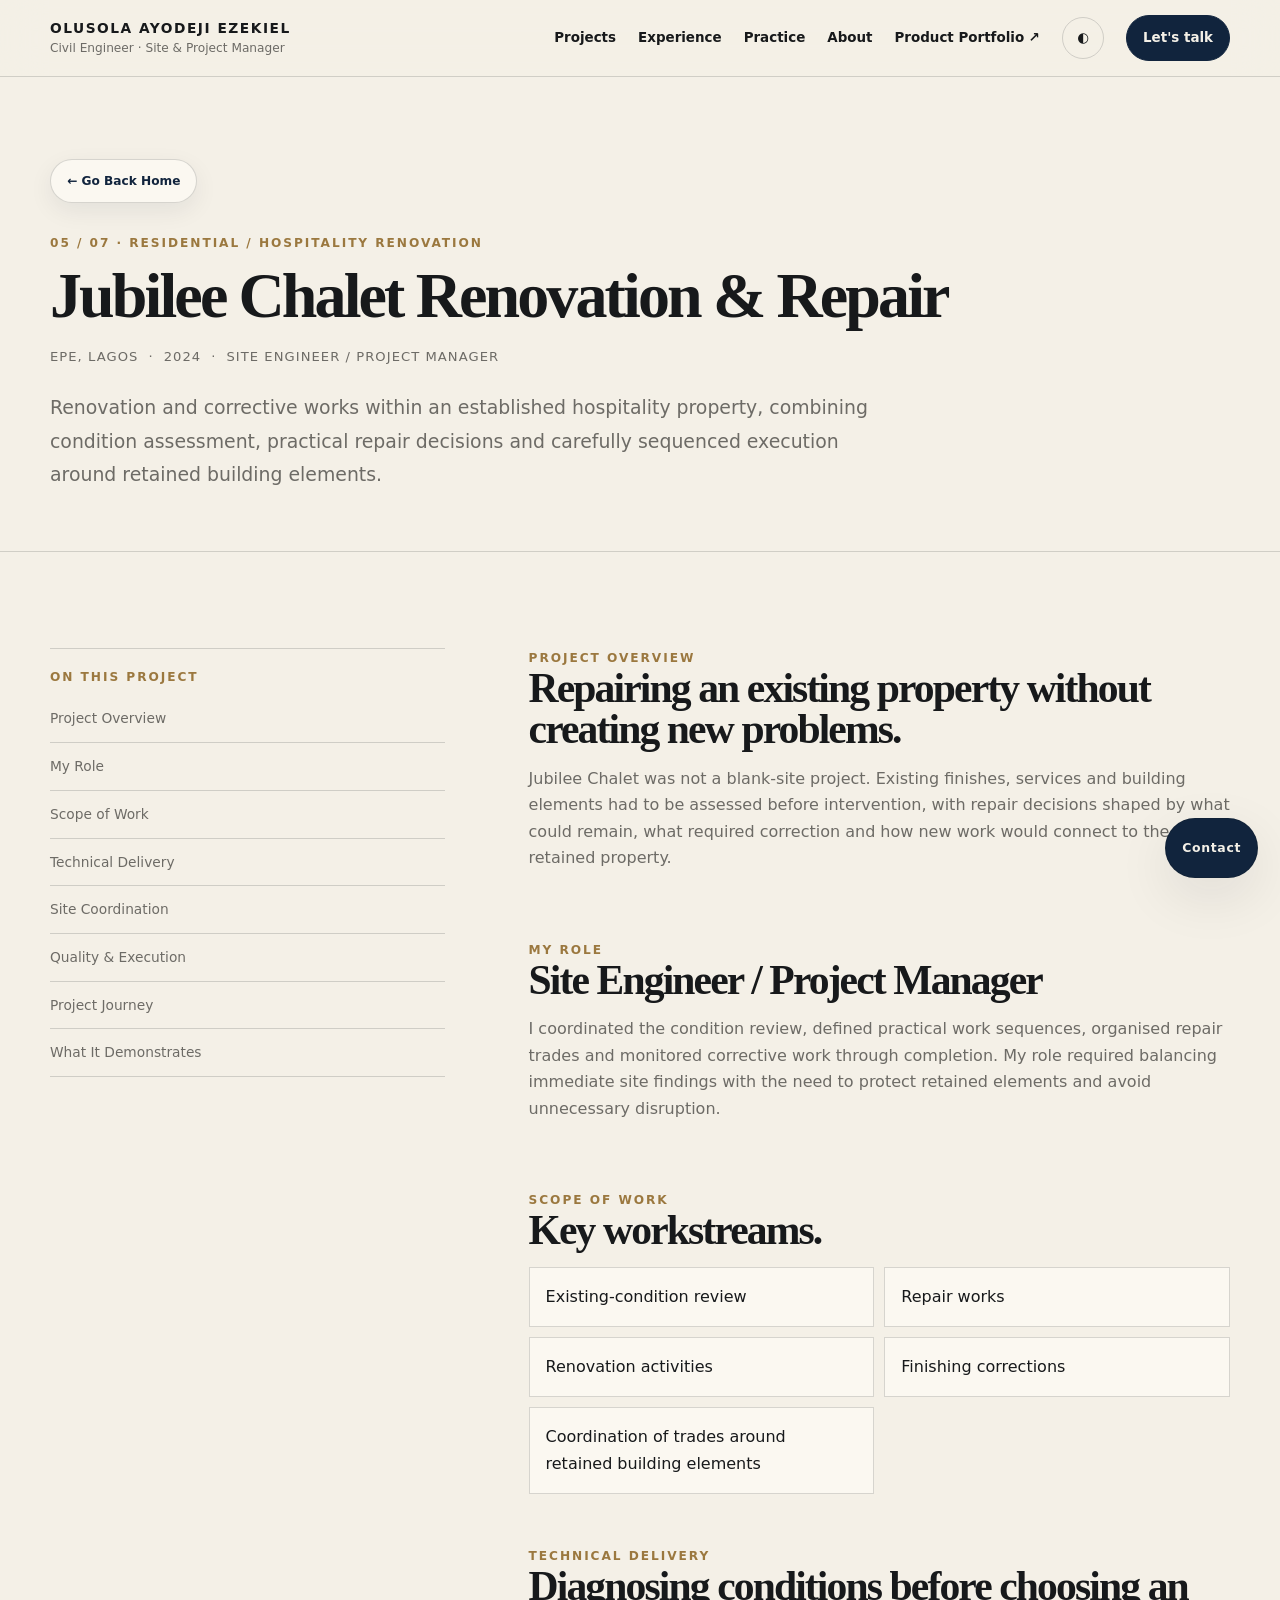
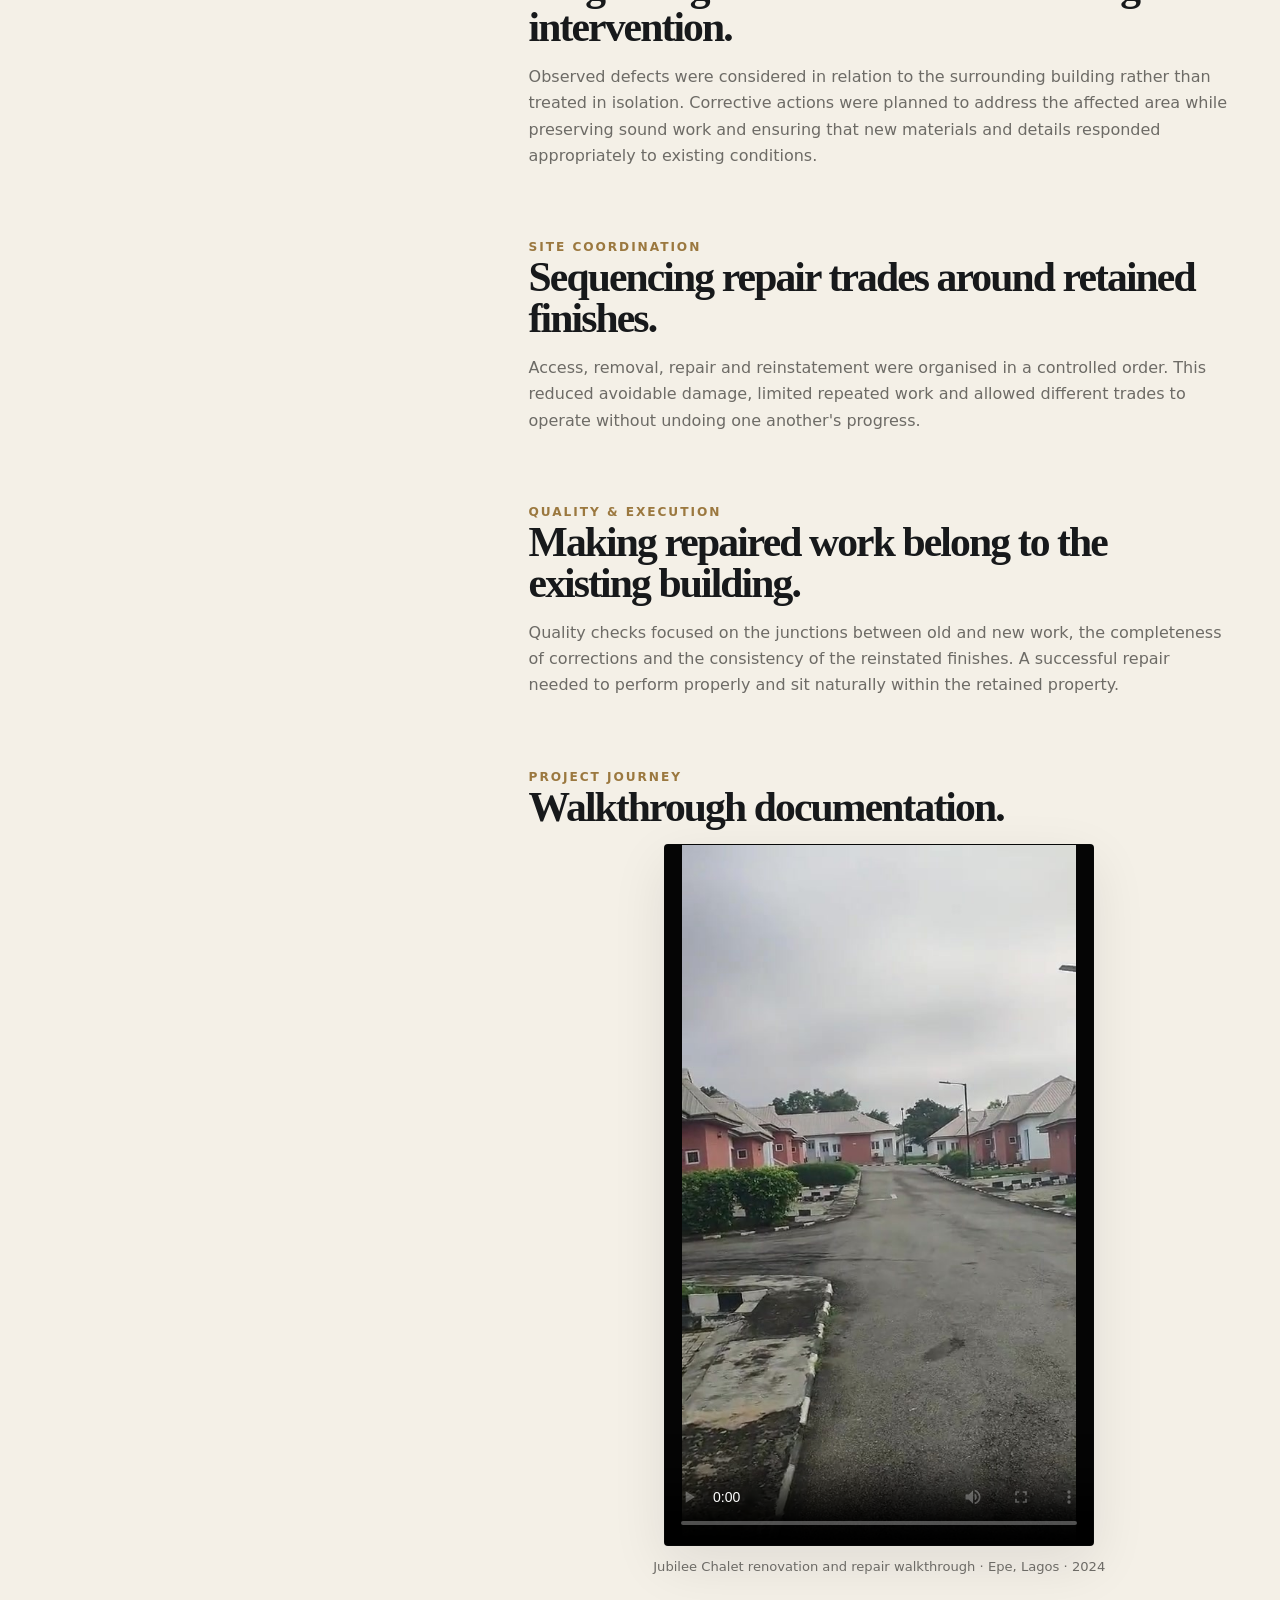
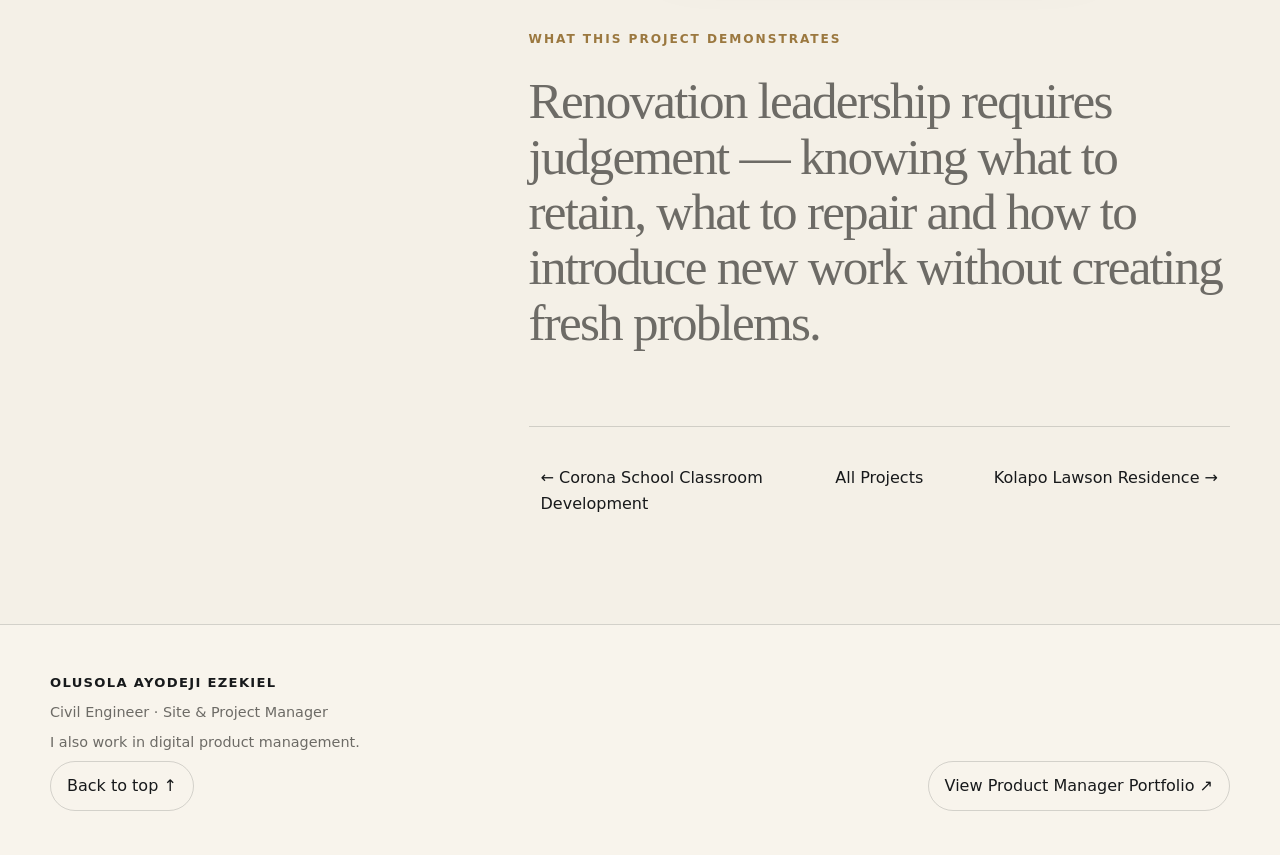
<file: projects/jubilee-chalet-renovation.html>
<!doctype html><html lang="en"><head>
<meta charset="utf-8"><meta name="viewport" content="width=device-width,initial-scale=1">
<title>Jubilee Chalet Renovation &amp; Repair | Olusola Ayodeji Ezekiel Construction Portfolio</title>
<meta name="description" content="Renovation and repair works within a hospitality and residential environment, requiring existing-condition assessment, coordination of corrective works and controlled execution within an established property.">
<link rel="icon" href="../assets/favicon.svg"><link rel="stylesheet" href="../assets/styles.css">
</head><body>

<header class="site-header">
  <div class="wrap nav">
    <a class="brand" href="../index.html#top"><strong>OLUSOLA AYODEJI EZEKIEL</strong><small>Civil Engineer · Site & Project Manager</small></a>
    <nav class="navlinks" aria-label="Primary">
      <a href="../index.html#projects">Projects</a>
      <a href="../index.html#experience">Experience</a>
      <a href="../index.html#practice">Practice</a>
      <a href="../index.html#about">About</a>
      <a class="nav-keep" href="https://ezekiel-ayodeji-portfolio.vercel.app" target="_blank" rel="noreferrer">Product Portfolio ↗</a>
      <button class="theme" data-theme-toggle aria-label="Switch theme">◐</button>
    </nav>
  </div>
</header>
<main>
<section class="project-hero"><div class="wrap">
  <div class="eyebrow">05 / 07 · Residential / Hospitality Renovation</div>
  <h1>Jubilee Chalet Renovation &amp; Repair</h1>
  <div class="meta-line"><span>Epe, Lagos</span><span>·</span><span>2024</span><span>·</span><span>Site Engineer / Project Manager</span></div>
  <p class="summary">Renovation and corrective works within an established hospitality property, combining condition assessment, practical repair decisions and carefully sequenced execution around retained building elements.</p>
</div></section>

<section class="section"><div class="wrap case-grid">
  <aside class="case-nav">
    <div class="eyebrow">On this project</div>
    <a href="#overview">Project Overview</a><a href="#role">My Role</a><a href="#scope">Scope of Work</a><a href="#technical">Technical Delivery</a><a href="#coordination">Site Coordination</a><a href="#quality">Quality & Execution</a><a href="#journey">Project Journey</a><a href="#takeaway">What It Demonstrates</a>
  </aside>
  <div class="case-content">
    <section id="overview"><div class="eyebrow">Project Overview</div><h2>Repairing an existing property without creating new problems.</h2><p>Jubilee Chalet was not a blank-site project. Existing finishes, services and building elements had to be assessed before intervention, with repair decisions shaped by what could remain, what required correction and how new work would connect to the retained property.</p></section>
    <section id="role"><div class="eyebrow">My Role</div><h2>Site Engineer / Project Manager</h2><p>I coordinated the condition review, defined practical work sequences, organised repair trades and monitored corrective work through completion. My role required balancing immediate site findings with the need to protect retained elements and avoid unnecessary disruption.</p></section>
    <section id="scope"><div class="eyebrow">Scope of Work</div><h2>Key workstreams.</h2><div class="scope-list"><div>Existing-condition review</div><div>Repair works</div><div>Renovation activities</div><div>Finishing corrections</div><div>Coordination of trades around retained building elements</div></div></section>
    <section id="technical"><div class="eyebrow">Technical Delivery</div><h2>Diagnosing conditions before choosing an intervention.</h2><p>Observed defects were considered in relation to the surrounding building rather than treated in isolation. Corrective actions were planned to address the affected area while preserving sound work and ensuring that new materials and details responded appropriately to existing conditions.</p></section>
    <section id="coordination"><div class="eyebrow">Site Coordination</div><h2>Sequencing repair trades around retained finishes.</h2><p>Access, removal, repair and reinstatement were organised in a controlled order. This reduced avoidable damage, limited repeated work and allowed different trades to operate without undoing one another's progress.</p></section>
    <section id="quality"><div class="eyebrow">Quality & Execution</div><h2>Making repaired work belong to the existing building.</h2><p>Quality checks focused on the junctions between old and new work, the completeness of corrections and the consistency of the reinstated finishes. A successful repair needed to perform properly and sit naturally within the retained property.</p></section>
    <section id="journey">
  <div class="eyebrow">Project Journey</div>
  <h2>Walkthrough documentation.</h2>

  <div class="gallery">
    <figure class="project-video">
      <video controls preload="metadata" playsinline poster="../assets/jubilee-chalet-poster.jpg" width="720" height="1280" aria-label="Jubilee Chalet renovation walkthrough">
        <source src="../assets/jubilee-chalet-small-web.mp4" type="video/mp4">
        Your browser does not support embedded video.
      </video>
      <figcaption>Jubilee Chalet renovation and repair walkthrough · Epe, Lagos · 2024</figcaption>
    </figure>
  </div>
</section>
    <section id="takeaway"><div class="eyebrow">What This Project Demonstrates</div><p class="statement">Renovation leadership requires judgement — knowing what to retain, what to repair and how to introduce new work without creating fresh problems.</p></section>
    <nav class="project-pagination" aria-label="Project navigation"><a href="corona-school-classroom-development.html">← Corona School Classroom Development</a><a href="../index.html#projects">All Projects</a><a href="kolapo-lawson-residence.html">Kolapo Lawson Residence →</a></nav>
  </div>
</div></section>
</main>

<footer class="footer">
  <div class="wrap footer-grid">
    <div>
      <strong>OLUSOLA AYODEJI EZEKIEL</strong>
      <p>Civil Engineer · Site & Project Manager</p>
      <p>I also work in digital product management.</p>
    </div>
    <a class="pill" href="https://ezekiel-ayodeji-portfolio.vercel.app" target="_blank" rel="noreferrer">View Product Manager Portfolio ↗</a>
  </div>
</footer>
<div class="modal" role="dialog" aria-modal="true" aria-label="Project image"><button aria-label="Close image">×</button><img alt=""></div>
<script src="../assets/site.js"></script></body></html>
</file>
<file: assets/styles.css>
:root{
  --bg:#f4f0e7;--surface:#fbf8f1;--ink:#17191b;--muted:#6d6b66;--navy:#11243d;
  --gold:#9b783f;--line:rgba(23,25,27,.16);--card:#eee8dc;--shadow:0 18px 55px rgba(20,25,30,.09);
}
html[data-theme="dark"]{--bg:#0c1624;--surface:#111e2e;--ink:#eef1f4;--muted:#aab2bd;--navy:#f5f1e8;--gold:#c59a57;--line:rgba(255,255,255,.14);--card:#132236;--shadow:0 18px 55px rgba(0,0,0,.28)}
*{box-sizing:border-box}html{scroll-behavior:smooth}body{margin:0;background:var(--bg);color:var(--ink);font-family:Inter,ui-sans-serif,system-ui,-apple-system,BlinkMacSystemFont,"Segoe UI",sans-serif;line-height:1.65}
a{color:inherit;text-decoration:none}button{font:inherit}.wrap{width:min(1180px,calc(100% - 40px));margin:auto}.eyebrow{font-size:.76rem;letter-spacing:.16em;text-transform:uppercase;font-weight:800;color:var(--gold)}
.site-header{position:sticky;top:0;z-index:50;background:color-mix(in srgb,var(--bg) 92%, transparent);backdrop-filter:blur(20px);border-bottom:1px solid var(--line)}
.nav{min-height:76px;display:flex;align-items:center;gap:28px}.brand{display:flex;flex-direction:column;margin-right:auto;line-height:1.2}.brand strong{font-size:.86rem;letter-spacing:.11em}.brand small{margin-top:4px;color:var(--muted);font-size:.76rem}
.navlinks{display:flex;gap:22px;align-items:center;font-size:.84rem;font-weight:600}.navlinks a{transition:.2s}.navlinks a:hover{color:var(--gold)}.pill{display:inline-flex;align-items:center;gap:8px;border:1px solid var(--line);padding:11px 16px;border-radius:999px}.primary{background:var(--navy);color:var(--bg);border-color:var(--navy)}html[data-theme="dark"] .primary{color:#0c1624;background:#f3eee3}
.theme{width:42px;height:42px;border-radius:50%;border:1px solid var(--line);background:transparent;color:var(--ink);cursor:pointer}
.mobile-menu-toggle,.mobile-menu-panel{display:none}
.hero{padding:48px 0 54px}.hero-grid{display:grid;grid-template-columns:1.45fr .55fr;gap:72px;align-items:end}.hero h1{font-family:Georgia,"Times New Roman",serif;font-size:clamp(3.4rem,6.6vw,7rem);line-height:.94;letter-spacing:-.05em;margin:20px 0 28px;max-width:940px}.hero h1 em{font-weight:400;color:var(--gold)}.hero-intro{max-width:760px;font-size:1.08rem;line-height:1.75;color:var(--muted)}.hero-actions{display:flex;gap:12px;flex-wrap:wrap;margin-top:34px}
.hero-aside{border-top:1px solid var(--line);padding-top:18px}.hero-aside strong{display:block;font-size:1.8rem;font-family:Georgia,serif}.hero-aside p{margin:2px 0 20px;color:var(--muted)}
.hero-cover{position:relative;margin:52px 0 0;overflow:hidden;background:var(--card);box-shadow:var(--shadow)}.hero-cover img{display:block;width:100%;aspect-ratio:21/9;object-fit:cover;object-position:center 48%}.hero-cover::after{content:"";position:absolute;inset:42% 0 0;background:linear-gradient(to bottom,transparent,rgba(8,15,24,.8));pointer-events:none}.hero-cover figcaption{position:absolute;z-index:1;left:28px;right:28px;bottom:24px;display:flex;align-items:end;justify-content:space-between;gap:24px;color:#fff}.hero-cover figcaption span{font-size:.72rem;font-weight:800;letter-spacing:.14em;text-transform:uppercase}.hero-cover figcaption strong{font-family:Georgia,"Times New Roman",serif;font-size:1.35rem;line-height:1.15}
.cred{display:grid;grid-template-columns:repeat(3,1fr);border-top:1px solid var(--line);border-bottom:1px solid var(--line);margin-top:72px}.cred div{padding:28px 28px 28px 0;border-right:1px solid var(--line)}.cred div+div{padding-left:28px}.cred div:last-child{border-right:0}.cred b{display:block;font-family:Georgia,serif;font-size:1.35rem;line-height:1.2;letter-spacing:-.02em}.cred span{display:block;margin-top:7px;color:var(--muted);font-size:.82rem;line-height:1.5}
.section{padding:96px 0}.section-head{display:grid;grid-template-columns:1fr 1fr;gap:60px;margin-bottom:42px}.section h2,.project-hero h1{font-family:Georgia,"Times New Roman",serif;font-size:clamp(2.6rem,5vw,5rem);line-height:.98;letter-spacing:-.045em;margin:10px 0}.section-head p{color:var(--muted);max-width:620px}
.profile-copy{display:grid;grid-template-columns:.9fr 1.1fr;gap:84px;align-items:start}.profile-copy .lead{font-family:Georgia,"Times New Roman",serif;font-size:1.55rem;line-height:1.45;letter-spacing:-.02em;color:var(--ink)}.profile-copy p{color:var(--muted);line-height:1.8}.principles{display:grid;grid-template-columns:repeat(2,1fr);gap:1px;background:var(--line);border:1px solid var(--line);margin-top:52px}.principle{background:var(--surface);padding:34px 30px;min-height:210px}.principle span{color:var(--gold);font-weight:800;font-size:.78rem;letter-spacing:.12em}.principle h3{margin:28px 0 10px;font-family:Georgia,"Times New Roman",serif;font-size:1.35rem;line-height:1.2}.principle p{margin:0;color:var(--muted);font-size:.94rem;line-height:1.7}
.project-list{display:grid;gap:1px;background:var(--line);border:1px solid var(--line);box-shadow:var(--shadow)}.project-card{display:grid;grid-template-columns:90px 1.25fr .95fr;gap:38px;padding:38px;background:var(--surface);align-items:center;transition:background .25s ease,transform .25s ease}.project-card:hover{background:var(--card)}.project-card .num{align-self:start;font-family:Georgia,"Times New Roman",serif;font-size:1.35rem;line-height:1;color:var(--gold);padding-top:4px}.project-card h3{font-family:Georgia,"Times New Roman",serif;font-size:2.15rem;line-height:1.08;letter-spacing:-.025em;margin:10px 0 12px}.meta{font-size:.72rem;text-transform:uppercase;letter-spacing:.1em;line-height:1.65;color:var(--muted)}.project-card p{margin:12px 0 0;color:var(--muted);line-height:1.7}.project-card p strong{color:var(--ink);font-size:.82rem;letter-spacing:.03em}.card-image{width:100%;aspect-ratio:16/10;object-fit:cover;border-radius:3px;background:var(--card);transition:transform .35s ease}.project-card:hover .card-image{transform:scale(1.015)}.placeholder{display:grid;place-items:center;min-height:210px;border:1px dashed var(--line);color:var(--muted);text-align:center;padding:25px}
.statement{font-family:Georgia,"Times New Roman",serif;font-size:clamp(2.1rem,4vw,4.2rem);line-height:1.08;letter-spacing:-.035em;max-width:980px;margin:0;padding:24px 0}.statement em{color:var(--gold);font-weight:400}
.progression{display:grid;grid-template-columns:repeat(3,1fr);gap:1px;background:var(--line);border:1px solid var(--line);box-shadow:var(--shadow)}.progression article{background:var(--surface);padding:36px 32px;min-height:260px}.progression span{color:var(--gold);font-weight:800;font-size:.78rem;letter-spacing:.12em}.progression h3{font-family:Georgia,"Times New Roman",serif;font-size:1.75rem;line-height:1.15;margin:28px 0 12px;letter-spacing:-.02em}.progression p{color:var(--muted);line-height:1.75;margin:0}
.practice{display:flex;flex-wrap:wrap;gap:10px}.practice span{border:1px solid var(--line);border-radius:999px;padding:11px 15px;background:var(--surface);font-size:.82rem;letter-spacing:.02em;color:var(--muted);transition:background .2s ease,color .2s ease,border-color .2s ease}.practice span:hover{background:var(--card);color:var(--ink);border-color:color-mix(in srgb,var(--gold) 45%,var(--line))}
.about-box{display:grid;grid-template-columns:.9fr 1.1fr;gap:78px;align-items:start;padding:42px;border:1px solid var(--line);background:var(--surface);box-shadow:var(--shadow)}.about-box p{color:var(--muted);line-height:1.75}.cta-band{background:var(--navy);color:var(--bg);padding:82px 0}html[data-theme="dark"] .cta-band{background:#f1ecdf;color:#101827}.cta-band h2{font-family:Georgia,"Times New Roman",serif;font-size:clamp(2.6rem,5vw,5rem);margin:0 0 18px;line-height:1;letter-spacing:-.035em}.cta-band p{max-width:700px;line-height:1.7}.cta-actions{display:flex;gap:12px;flex-wrap:wrap;margin-top:26px}.cta-band .pill{border-color:currentColor}
.footer{padding:44px 0;border-top:1px solid var(--line);background:color-mix(in srgb,var(--surface) 55%,transparent)}.footer-grid{display:grid;grid-template-columns:1fr auto;gap:34px;align-items:end}.footer strong{font-size:.82rem;letter-spacing:.1em}.footer p{color:var(--muted);margin:6px 0;font-size:.9rem}.footer .pill{align-self:end}
.project-hero{padding:82px 0 42px;border-bottom:1px solid var(--line)}.project-hero .eyebrow{margin-bottom:12px}.project-hero h1{max-width:980px}.project-hero .meta-line{display:flex;gap:10px;flex-wrap:wrap;color:var(--muted);font-size:.82rem;text-transform:uppercase;letter-spacing:.08em;margin-top:18px}.project-hero .summary{font-size:1.18rem;line-height:1.75;color:var(--muted);max-width:860px;margin-top:24px}
.project-home-link{width:auto;margin:0 0 30px;color:var(--navy);background:var(--surface);border-color:var(--line);font-size:.76rem;font-weight:800;box-shadow:0 8px 24px rgba(13,31,52,.07);transition:color .2s ease,background .2s ease,border-color .2s ease}
.project-home-link:hover{color:var(--bg);background:var(--navy);border-color:var(--navy)}
.project-home-link:focus-visible{outline:2px solid var(--gold);outline-offset:3px}
html[data-theme="dark"] .project-home-link{color:var(--ink);background:var(--surface);border-color:var(--line)}
html[data-theme="dark"] .project-home-link:hover{color:#0c1624;background:#f3eee3;border-color:#f3eee3}
.case-grid{display:grid;grid-template-columns:.72fr 1.28fr;gap:84px;align-items:start}.case-nav{position:sticky;top:108px;align-self:start;border-top:1px solid var(--line)}.case-nav .eyebrow{padding:18px 0 8px}.case-nav a{display:block;padding:12px 0;border-bottom:1px solid var(--line);color:var(--muted);font-size:.86rem;transition:color .2s ease,padding-left .2s ease}.case-nav a:hover{color:var(--gold);padding-left:4px}
.case-content section{padding:0 0 52px}.case-content h2{font-family:Georgia,serif;font-size:2.6rem;margin:0 0 16px}.case-content p{color:var(--muted)}.scope-list{display:grid;grid-template-columns:repeat(2,1fr);gap:10px}.scope-list div{padding:16px;border:1px solid var(--line);background:var(--surface)}
.gallery{display:grid;grid-template-columns:repeat(2,1fr);gap:14px}.gallery figure{margin:0}.gallery img{width:100%;aspect-ratio:4/3;object-fit:cover;cursor:zoom-in;background:var(--card)}.gallery figcaption{font-size:.82rem;color:var(--muted);margin-top:6px}.gallery figure:first-child{grid-column:span 2}.gallery figure:first-child img{aspect-ratio:16/9}
.project-pagination{display:grid;grid-template-columns:1fr auto 1fr;border-top:1px solid var(--line);padding-top:28px;gap:12px}.project-pagination a:last-child{text-align:right}
.modal{position:fixed;inset:0;background:rgba(0,0,0,.88);display:none;place-items:center;z-index:100;padding:28px}.modal.open{display:grid}.modal img{max-width:min(1200px,95vw);max-height:88vh;object-fit:contain}.modal button{position:absolute;right:22px;top:22px;width:46px;height:46px;border-radius:50%;border:1px solid rgba(255,255,255,.4);background:transparent;color:#fff;font-size:1.4rem;cursor:pointer} body:has(.modal.open){overflow:hidden}
@media(max-width:900px){.navlinks a:not(:first-child):not(.nav-keep){display:none}.hero-grid,.section-head,.profile-copy,.about-box,.case-grid{grid-template-columns:1fr}.hero{padding-top:40px}.hero h1{font-size:clamp(3rem,11vw,5.8rem)}.hero-aside{display:none}.cred{grid-template-columns:1fr}.cred div{border-right:0;border-bottom:1px solid var(--line);padding:22px 0!important}.cred div:last-child{border-bottom:0}.project-card{grid-template-columns:56px 1fr;gap:24px;padding:30px}.project-card .num{font-size:1.15rem}.project-card h3{font-size:1.95rem}.project-card .card-image,.project-card .placeholder{grid-column:1/-1;margin-top:4px}.card-image{aspect-ratio:16/9}.progression{grid-template-columns:1fr}.case-nav{position:static;display:grid;grid-template-columns:repeat(2,1fr);gap:8px}.case-nav a{border:1px solid var(--line);padding:10px}.scope-list{grid-template-columns:1fr}.about-box{gap:34px}}
@media(max-width:600px){.wrap{width:min(100% - 32px,1180px)}.nav{min-height:64px}.brand strong{font-size:.74rem;letter-spacing:.08em}.brand small{font-size:.68rem}.navlinks{gap:10px}.nav-keep{display:none}.theme{width:38px;height:38px}.eyebrow{font-size:.7rem;letter-spacing:.12em;line-height:1.6}.hero{padding:30px 0 40px}.hero h1{font-size:clamp(2.5rem,11vw,3.65rem);line-height:.98;margin:16px 0 24px}.hero-intro{font-size:.98rem;line-height:1.75;margin:0 0 18px}.hero-actions,.cta-actions{display:grid;gap:10px}.hero-actions{margin-top:28px}.pill{justify-content:center;width:100%;padding:12px 14px}.hero-cover{margin-top:32px}.hero-cover img{aspect-ratio:16/10}.hero-cover figcaption{left:16px;right:16px;bottom:14px;display:block}.hero-cover figcaption span{display:block;margin-bottom:5px;font-size:.64rem}.hero-cover figcaption strong{font-size:1.05rem}.cred{margin-top:32px}.cred div{padding:18px 0!important}.cred b{font-size:1.08rem}.cred span{margin-top:4px}.section{padding:68px 0}.section h2,.project-hero h1{font-size:clamp(2.25rem,10vw,3.5rem)}.section-head{gap:24px;margin-bottom:34px}.profile-copy{gap:30px}.profile-copy .lead{font-size:1.3rem}.principles{grid-template-columns:1fr}.principle{min-height:auto;padding:28px 24px}.project-card{display:block;padding:26px 20px}.project-card .num{display:block;font-size:.82rem;margin-bottom:14px}.project-card h3{font-size:1.75rem;margin-top:8px}.project-card .card-image,.project-card .placeholder{margin-top:22px}.meta{font-size:.68rem}.card-image{aspect-ratio:16/10}.project-hero{padding:54px 0 30px}.case-nav{grid-template-columns:1fr}.case-content h2{font-size:2.05rem;line-height:1.08}.gallery{grid-template-columns:1fr}.gallery figure:first-child{grid-column:auto}.gallery figure:first-child img,.gallery img{aspect-ratio:4/3}.footer-grid{grid-template-columns:1fr}.project-pagination{grid-template-columns:1fr}.project-pagination a:last-child{text-align:left}}
@media(max-width:600px){.project-home-link{width:auto;justify-content:flex-start;margin-bottom:24px;padding:10px 14px}}
.project-pagination a{min-height:46px;padding:10px 12px;border-radius:999px;transition:background .2s ease,color .2s ease}
.project-pagination a:hover{background:var(--card);color:var(--gold)}
.project-pagination a:focus-visible{outline:2px solid var(--gold);outline-offset:3px}
.contact-floater{position:fixed;right:22px;bottom:22px;z-index:90;transition:bottom .25s ease}
.contact-floater.footer-visible{bottom:104px}
.contact-floater details{display:grid;justify-items:end}
.contact-floater summary{grid-row:2;list-style:none;display:grid;place-items:center;min-width:60px;height:60px;padding:0 16px;border:1px solid var(--line);border-radius:999px;background:var(--navy);color:var(--bg);box-shadow:var(--shadow);cursor:grab;touch-action:none;user-select:none;font-size:.78rem;font-weight:800;letter-spacing:.05em}
.contact-floater summary::-webkit-details-marker{display:none}
.contact-floater-links{grid-row:1;display:grid;gap:8px;justify-items:end;margin-bottom:10px}
.contact-floater-links a{min-height:44px;display:flex;align-items:center;padding:10px 15px;border:1px solid var(--line);border-radius:999px;background:var(--surface);color:var(--ink);box-shadow:var(--shadow);font-size:.82rem;font-weight:700}
.contact-floater-links a:hover{background:var(--card)}
.contact-floater summary:focus-visible,.contact-floater-links a:focus-visible{outline:2px solid var(--gold);outline-offset:3px}
@media(max-width:600px){.contact-floater{right:12px;bottom:12px}.contact-floater summary{min-width:54px;height:54px;padding:0 13px}}
@media(max-width:760px){
  .nav{position:relative;gap:12px}
  .brand small{display:none}
  .navlinks{gap:8px}
  .navlinks a:first-child,
  .navlinks a.nav-keep:not(.header-contact){display:none}
  .header-contact{display:none}
  .theme{order:1}
  .mobile-menu-toggle{order:2;display:inline-flex;align-items:center;justify-content:center;min-width:64px;height:38px;padding:0 13px;border:1px solid var(--navy);border-radius:999px;background:var(--navy);color:var(--bg);font-size:.72rem;font-weight:800;letter-spacing:.05em;cursor:pointer}
  html[data-theme="dark"] .mobile-menu-toggle{color:#0c1624;background:#f3eee3}
  .mobile-menu-toggle:focus-visible{outline:2px solid var(--gold);outline-offset:3px}
  .mobile-menu-panel{position:absolute;top:calc(100% + 1px);left:0;right:0;z-index:60;padding:8px 16px 14px;border:1px solid var(--line);border-top:0;background:var(--surface);box-shadow:var(--shadow)}
  .mobile-menu-panel:not([hidden]){display:grid}
  .mobile-menu-panel a{display:flex;align-items:center;min-height:48px;padding:10px 4px;border-bottom:1px solid var(--line);font-size:.92rem;font-weight:700}
  .mobile-menu-panel a:last-child{border-bottom:0;color:var(--gold)}
  .mobile-menu-panel a:focus-visible{outline:2px solid var(--gold);outline-offset:2px}
}
.site-gallery-groups{display:grid;gap:64px}
.site-gallery-heading{display:flex;justify-content:space-between;gap:24px;align-items:end;margin-bottom:20px;padding-bottom:16px;border-bottom:1px solid var(--line)}
.site-gallery-heading h3{font-family:Georgia,"Times New Roman",serif;font-size:clamp(1.7rem,3vw,2.35rem);line-height:1.1;margin:6px 0 0}
.site-gallery-heading p{max-width:460px;margin:0;color:var(--muted)}
@media(max-width:600px){.site-gallery-groups{gap:48px}.site-gallery-heading{display:block}.site-gallery-heading p{margin-top:10px}}
.project-video{grid-column:1/-1;margin:0}
.project-video video{display:block;width:min(100%,430px);aspect-ratio:9/16;max-height:78vh;object-fit:contain;margin:0 auto;background:#050505;border:1px solid var(--line);border-radius:4px;box-shadow:var(--shadow)}
.project-video figcaption{text-align:center;margin-top:10px}
</file>
